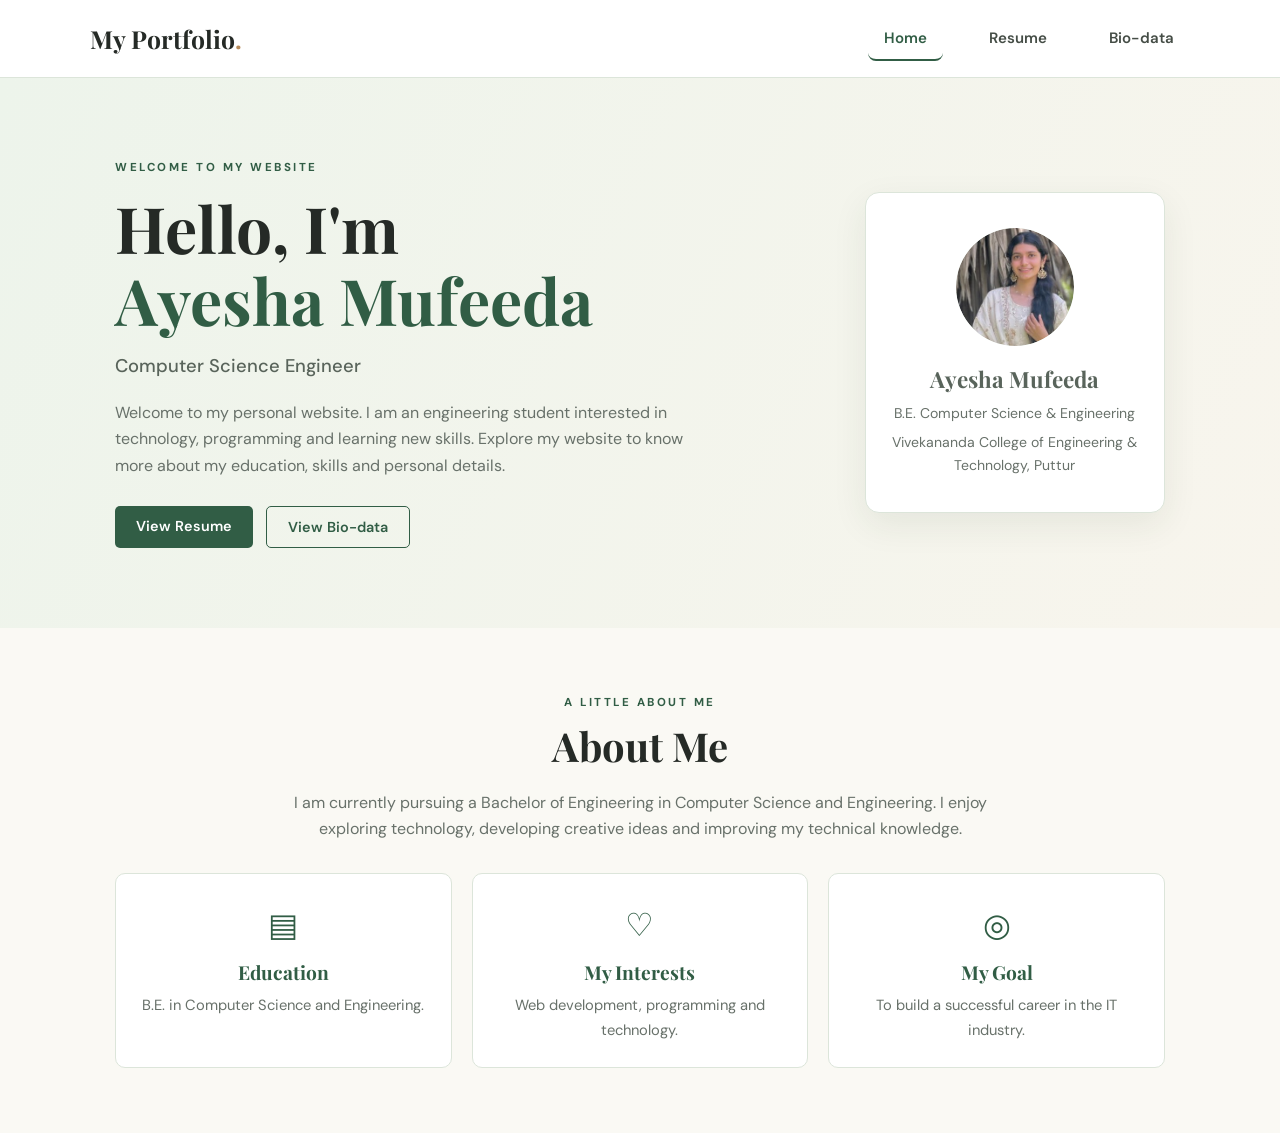
<file: index.html>
<!DOCTYPE html>
<html lang="en">
<head>
<meta charset="UTF-8">
<meta name="viewport" content="width=device-width, initial-scale=1.0">
<title>Home | Ayesha Mufeeda</title>
<link rel="stylesheet" href="style.css">
</head>
<body>
<!-- Navigation Bar -->
<header class="header">
<a class="logo" href="index.html">
My Portfolio<span>.</span>
</a>
<button class="menu-toggle" aria-label="Toggle navigation">
☰
</button>
<nav class="navigation">
<a class="active" href="index.html">Home</a>
<a href="resume.html">Resume</a>
<a href="biodata.html">Bio-data</a>
</nav>
</header>
<!-- Home Section -->
<main>
<section class="hero">
<div class="hero-text">
<p class="eyebrow">WELCOME TO MY WEBSITE</p>
<h1>
Hello, I'm<br>
<span>Ayesha Mufeeda</span>
</h1>
<h2>Computer Science Engineer</h2>
<p class="intro">
Welcome to my personal website. I am an engineering student interested in technology, programming and learning new skills. Explore my website to know more about my education, skills and personal details.
</p>
<div class="button-group">
<a href="resume.html" class="button button-solid">
View Resume
</a>
<a href="biodata.html" class="button button-outline">
View Bio-data
</a>
</div>
</div>
<!-- Profile Card -->
<aside class="profile-card">
<div class="profile-circle">
<img src="profile.jpg" alt="Ayesha Mufeeda">
</div>
<h2>Ayesha Mufeeda</h2>
<p>B.E. Computer Science & Engineering</p>
<p>
Vivekananda College of Engineering & Technology, Puttur
</p>
</aside>
</section>
<!-- About Section -->
<section class="section about">
<p class="eyebrow">A LITTLE ABOUT ME</p>
<h2 class="section-title">About Me</h2>
<p class="about-intro">
I am currently pursuing a Bachelor of Engineering in Computer Science and Engineering. I enjoy exploring technology, developing creative ideas and improving my technical knowledge.
</p>
<div class="three-cards">
<article class="info-card">
<div class="card-symbol">▤</div>
<h3>Education</h3>
<p>
B.E. in Computer Science and Engineering.
</p>
</article>
<article class="info-card">
<div class="card-symbol">♡</div>
<h3>My Interests</h3>
<p>
Web development, programming and technology.
</p>
</article>
<article class="info-card">
<div class="card-symbol">◎</div>
<h3>My Goal</h3>
<p>
To build a successful career in the IT industry.
</p>
</article>
</div>
</section>
</main>
<script src="https://code.jquery.com/jquery-3.7.1.min.js"></script>
<script src="script.js"></script>
</body>
</html>
</file>
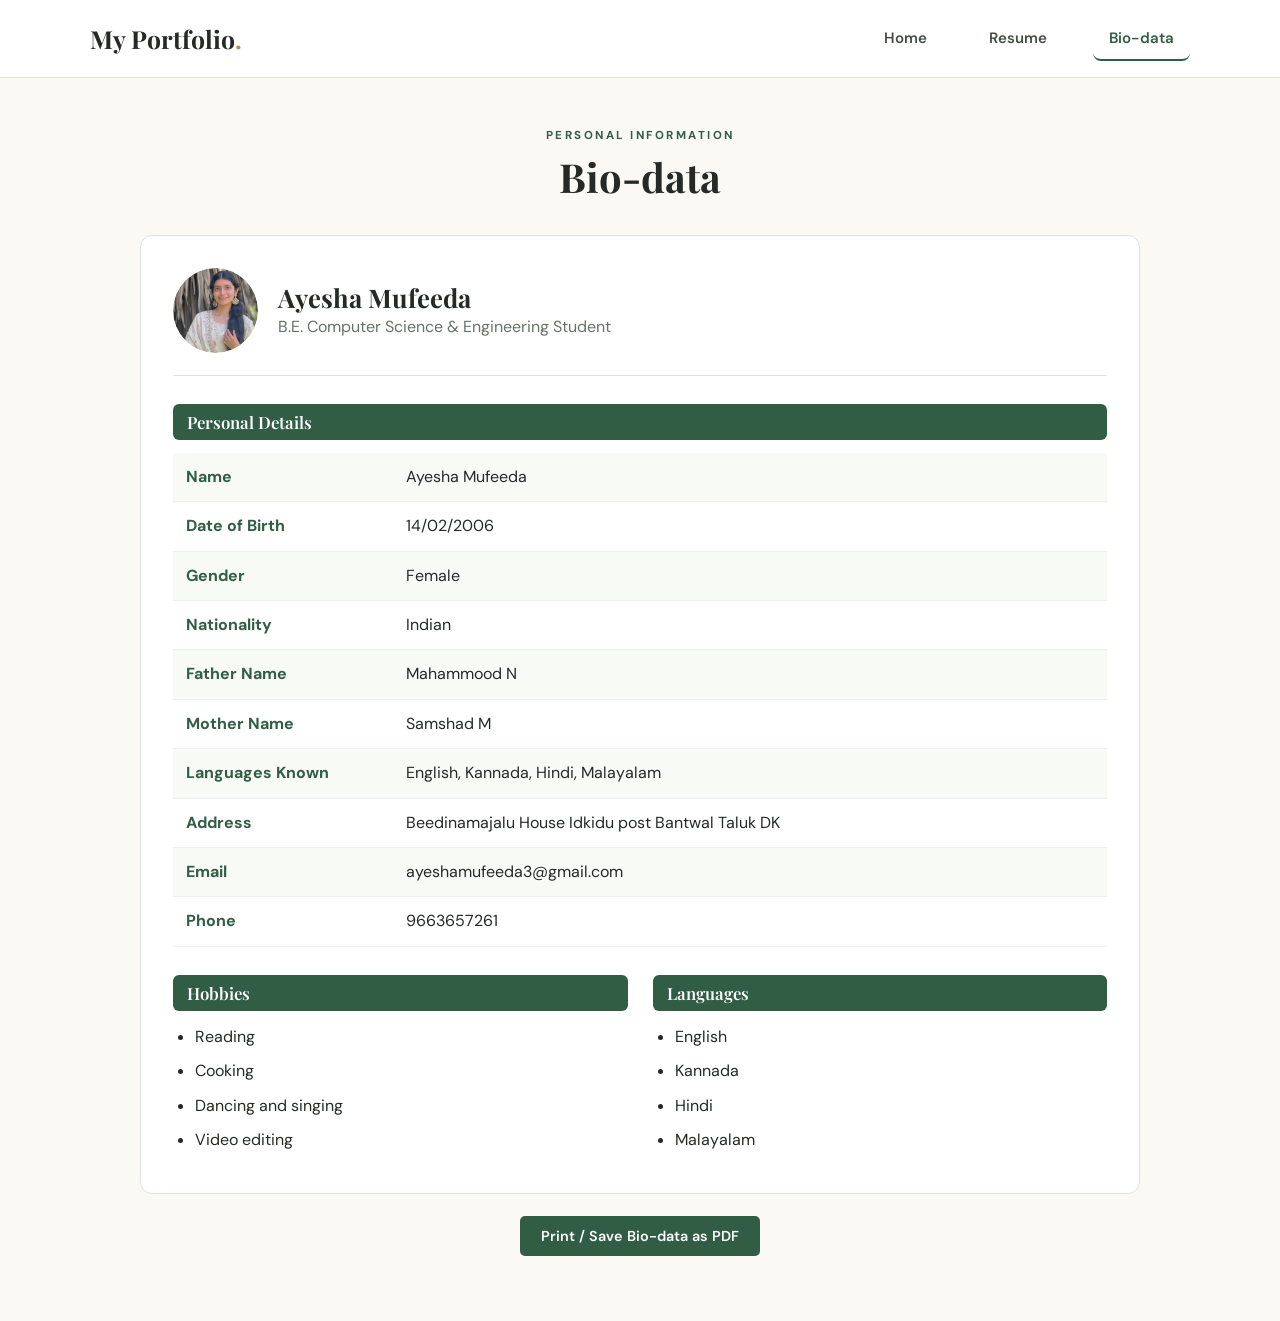
<file: biodata.html>
<!DOCTYPE html>
<html lang="en">
<head>
    <meta charset="UTF-8">
    <meta name="viewport" content="width=device-width, initial-scale=1.0">
    <title>Bio-data | Ayesha Mufeeda</title>
    <link rel="stylesheet" href="style.css">
</head>

<body>

    <!-- Navigation Bar -->
    <header class="header">

        <a class="logo" href="index.html">
            My Portfolio<span>.</span>
        </a>

        <button class="menu-toggle" aria-label="Toggle navigation">
            ☰
        </button>

        <nav class="navigation">
            <a href="index.html">Home</a>
            <a href="resume.html">Resume</a>
            <a class="active" href="biodata.html">Bio-data</a>
        </nav>

    </header>

    <main class="page-container">

        <!-- Page Heading -->
        <div class="page-heading">

            <p class="eyebrow">PERSONAL INFORMATION</p>

            <h1>Bio-data</h1>

           
        </div>

        <section class="biodata-card">

            <!-- Profile Information -->
            <div class="bio-heading">

                <div class="profile-circle small-circle">
                    <img src="profile.jpg" alt="Ayesha Mufeeda">
                </div>

                <div>
                    <h2>Ayesha Mufeeda</h2>

                    <p class="muted">
                        B.E. Computer Science & Engineering Student
                    </p>
                </div>

            </div>

            <!-- Personal Details -->
            <h3 class="subheading">Personal Details</h3>

            <div class="bio-table">

                <div>
                    <strong>Name</strong>
                    <span>Ayesha Mufeeda</span>
                </div>

                <div>
                    <strong>Date of Birth</strong>
                    <span>14/02/2006</span>
                </div>

                <div>
                    <strong>Gender</strong>
                    <span>Female</span>
                </div>

                <div>
                    <strong>Nationality</strong>
                    <span>Indian</span>
                </div>

                <div>
                    <strong>Father Name</strong>
                    <span>Mahammood N</span>
                </div>

                <div>
                    <strong>Mother Name</strong>
                    <span>Samshad M</span>
                </div>

                <div>
                    <strong>Languages Known</strong>
                    <span>English, Kannada, Hindi, Malayalam</span>
                </div>

                <div>
                    <strong>Address</strong>
                    <span>Beedinamajalu House Idkidu post Bantwal Taluk DK</span>
                </div>

                <div>
                    <strong>Email</strong>
                    <span>ayeshamufeeda3@gmail.com</span>
                </div>

                <div>
                    <strong>Phone</strong>
                    <span>9663657261</span>
                </div>

            </div>

          <!-- Hobbies and Languages -->
            <div class="bio-bottom">

                <section>

                    <h3 class="subheading">Hobbies</h3>

                    <ul class="detail-list">
                        <li>Reading</li>
                        <li>Cooking</li>
                        <li>Dancing and singing</li>
                        <li>Video editing</li>
                    </ul>

                </section>

                <section>

                    <h3 class="subheading">Languages</h3>

                    <ul class="detail-list">
                        <li>English</li>
                        <li>Kannada</li>
                        <li>Hindi</li>
                        <li>Malayalam</li>
                    </ul>

                </section>

            </div>

        </section>

        <!-- Print / Save as PDF Button -->
        <div class="center no-print">

            <button class="button button-solid" id="print-biodata">
                Print / Save Bio-data as PDF
            </button>

        </div>

    </main>

    <script src="https://code.jquery.com/jquery-3.7.1.min.js"></script>
    <script src="script.js"></script>

</body>
</html>
</file>
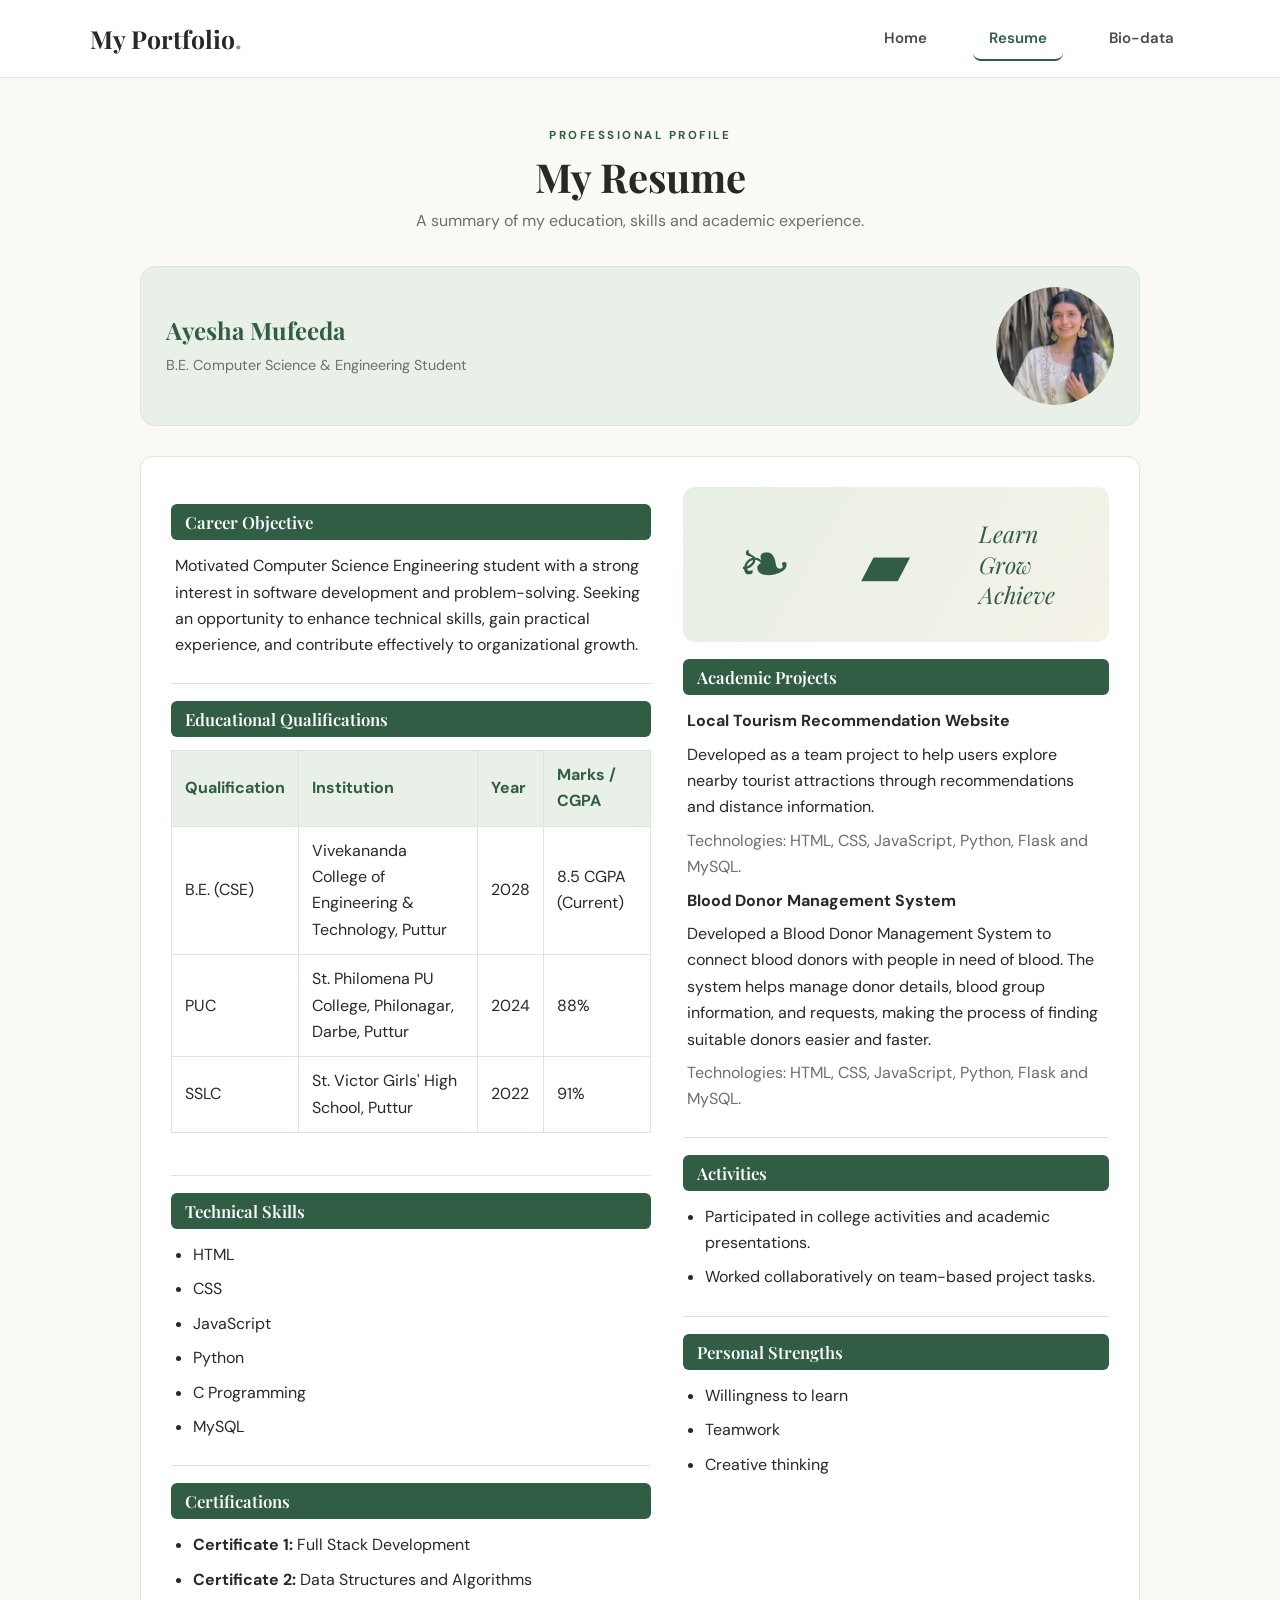
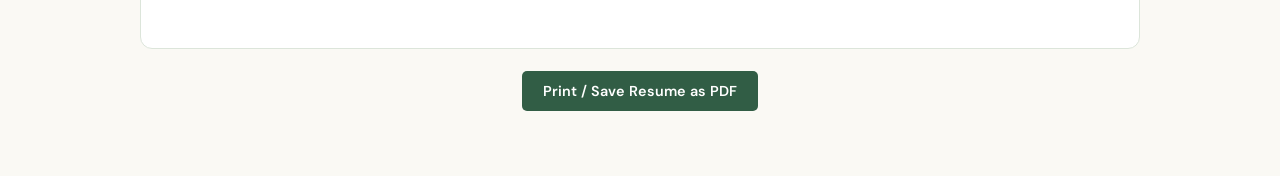
<file: resume.html>
<!DOCTYPE html>
<html lang="en">
<head>
<meta charset="UTF-8">
<meta name="viewport" content="width=device-width, initial-scale=1.0">
<title>Resume | Ayesha Mufeeda</title>
<link rel="stylesheet" href="style.css">
</head>
<body>
<!-- Navigation Bar -->
<header class="header">
<a class="logo" href="index.html">
My Portfolio<span>.</span>
</a>
<button class="menu-toggle" aria-label="Toggle navigation">
☰
</button>
<nav class="navigation">
<a href="index.html">Home</a>
<a class="active" href="resume.html">Resume</a>
<a href="biodata.html">Bio-data</a>
</nav>
</header>
<main class="page-container">
<!-- Page Heading -->
<div class="page-heading">
<p class="eyebrow">PROFESSIONAL PROFILE</p>
<h1>My Resume</h1>
<p>
A summary of my education, skills and academic experience.
</p>
</div>
<!-- Profile Section -->
<div class="resume-profile">
<div class="resume-profile-info">
<h2>Ayesha Mufeeda</h2>
<p class="muted">
B.E. Computer Science & Engineering Student
</p>
</div>
<div class="profile-circle">
<img src="profile.jpg" alt="Ayesha Mufeeda">
</div>
</div>
<!-- Resume Content -->
<section class="resume-layout">
<div class="resume-column">
<!-- Career Objective -->
<section class="resume-block">
<h2>Career Objective</h2>
<p>
Motivated Computer Science Engineering student with a strong interest in software development and problem-solving. Seeking an opportunity to enhance technical skills, gain practical experience, and contribute effectively to organizational growth.
</p>
</section>
<!-- Education -->
<section class="resume-block">
<h2>Educational Qualifications</h2>
<div class="table-scroll">
<table>
<thead>
<tr>
<th>Qualification</th>
<th>Institution</th>
<th>Year</th>
<th>Marks / CGPA</th>
</tr>
</thead>
<tbody>
<tr>
<td>B.E. (CSE)</td>
<td>Vivekananda College of Engineering & Technology, Puttur</td>
<td>2028</td>
<td>8.5 CGPA (Current)</td>
</tr>
<tr>
<td>PUC</td>
<td>St. Philomena PU College, Philonagar, Darbe, Puttur</td>
<td>2024</td>
<td>88%</td>
</tr>
<tr>
<td>SSLC</td>
<td>St. Victor Girls' High School, Puttur</td>
<td>2022</td>
<td>91%</td>
</tr>
</tbody>
</table>
</div>
</section>
<!-- Technical Skills -->
<section class="resume-block">
<h2>Technical Skills</h2>
<ul class="detail-list">
<li>HTML</li>
<li>CSS</li>
<li>JavaScript</li>
<li>Python</li>
<li>C Programming</li>
<li>MySQL</li>
</ul>
</section>
<!-- Certifications -->
<section class="resume-block">
<h2>Certifications</h2>
<ul class="detail-list">
<li>
<strong>Certificate 1:</strong>
Full Stack Development
</li>
<li>
<strong>Certificate 2:</strong>
Data Structures and Algorithms
</li>
</ul>
</section>
</div>
<div class="resume-column">
<!-- Illustration -->
<div class="resume-illustration">
<div class="plant">❧</div>
<div class="laptop">▰</div>
<p>
Learn<br>
Grow<br>
Achieve
</p>
</div>
<!-- Academic Projects -->
<section class="resume-block">
<h2>Academic Projects</h2>
<p>
<strong>
Local Tourism Recommendation Website
</strong>
</p>
<p>
Developed as a team project to help users explore nearby tourist attractions through recommendations and distance information.
</p>
<p class="muted">
Technologies: HTML, CSS, JavaScript, Python, Flask and MySQL.
</p>
<p>
<strong>Blood Donor Management System</strong>
</p>
<p>
Developed a Blood Donor Management System to connect blood donors with people in need of blood. The system helps manage donor details, blood group information, and requests, making the process of finding suitable donors easier and faster.
</p>
<p class="muted">
Technologies: HTML, CSS, JavaScript, Python, Flask and MySQL.
</p>
</section>
<!-- Activities -->
<section class="resume-block">
<h2>Activities</h2>
<ul class="detail-list">
<li>
Participated in college activities and academic presentations.
</li>
<li>
Worked collaboratively on team-based project tasks.
</li>
</ul>
</section>
<!-- Personal Strengths -->
<section class="resume-block">
<h2>Personal Strengths</h2>
<ul class="detail-list">
<li>Willingness to learn</li>
<li>Teamwork</li>
<li>Creative thinking</li>
</ul>
</section>
</div>
</section>
</div>
<div class="center no-print">
<button class="button button-solid" id="print-resume">
Print / Save Resume as PDF
</button>
</div>
</main>
<script src="https://code.jquery.com/jquery-3.7.1.min.js"></script>
<script src="script.js"></script>
</body>
</html>
</file>
<file: style.css>
/* Google Fonts */
@import url('https://fonts.googleapis.com/css2?family=DM+Sans:wght@400;500;600;700&family=Playfair+Display:wght@600;700&display=swap');


/* General Styling */

:root {
    --green: #315d45;
    --green-dark: #244936;
    --green-soft: #e8f0e7;
    --cream: #faf9f4;
    --text: #252a26;
    --muted: #68716a;
    --border: #dce5da;
}

* {
    margin: 0;
    padding: 0;
    box-sizing: border-box;
}

body {
    font-family: 'DM Sans', Arial, sans-serif;
    background: var(--cream);
    color: var(--text);
    line-height: 1.65;
}

a {
    text-decoration: none;
}


/* Navigation Bar */

.header {
    min-height: 76px;
    padding: 16px 7%;
    display: flex;
    align-items: center;
    justify-content: space-between;
    background: white;
    border-bottom: 1px solid var(--border);
    position: sticky;
    top: 0;
    z-index: 20;
}

.logo {
    color: var(--text);
    font: 700 1.55rem 'Playfair Display', serif;
}

.logo span {
    color: #b78b5b;
}

.navigation {
    display: flex;
    gap: 30px;
}

.navigation a {
    color: #454d46;
    font-weight: 600;
    font-size: 0.94rem;
    padding: 10px 16px;
    border-radius: 8px;
    transition: all 0.3s ease;
}

.navigation a:hover,
.navigation a.active {
    color: var(--green);
    border-bottom: 2px solid var(--green);
    padding-bottom: 5px;
}

.navigation a:hover {
    background-color: #dcebdc;
    color: #245c3a;
    transform: translateY(-2px);
}

.menu-toggle {
    display: none;
    border: 0;
    background: none;
    font-size: 1.6rem;
    cursor: pointer;
    color: var(--green);
}


/* Home Page */

.hero {
    min-height: 550px;
    padding: 70px 9%;
    display: flex;
    align-items: center;
    justify-content: space-between;
    gap: 55px;
    background: linear-gradient(115deg, #edf4eb, #f8f5ed);
}

.hero-text {
    max-width: 620px;
}

.eyebrow {
    color: var(--green);
    letter-spacing: 2.5px;
    font-size: 0.72rem;
    font-weight: 700;
}

.hero h1 {
    font: 700 clamp(2.5rem, 5vw, 4rem)/1.13 'Playfair Display', serif;
    margin: 15px 0;
}

.hero h1 span {
    color: var(--green);
}

.hero h2 {
    color: #59645b;
    font-size: 1.15rem;
    font-weight: 500;
    margin-bottom: 18px;
}

.intro {
    color: var(--muted);
    max-width: 570px;
    margin-bottom: 27px;
}


/* Buttons */

.button-group {
    display: flex;
    gap: 13px;
    flex-wrap: wrap;
}

.button {
    border: 0;
    display: inline-block;
    cursor: pointer;
    padding: 11px 21px;
    border-radius: 5px;
    font: 600 0.9rem 'DM Sans', sans-serif;
}

.button-solid {
    color: white;
    background: var(--green);
}

.button-solid:hover {
    background: var(--green-dark);
}

.button-outline {
    color: var(--green);
    border: 1px solid var(--green);
    background: transparent;
}


/* Profile Card */

.profile-card {
    width: 300px;
    flex-shrink: 0;
    padding: 35px 25px;
    text-align: center;
    background: white;
    border: 1px solid var(--border);
    border-radius: 14px;
    box-shadow: 0 12px 35px rgba(35, 65, 43, 0.08);
}

.profile-circle {
    width: 118px;
    height: 118px;
    margin: 0 auto 18px;
    border-radius: 50%;
    display: flex;
    align-items: center;
    justify-content: center;
    background: var(--green-soft);
    color: var(--green);
    font: 700 2.5rem 'Playfair Display', serif;
    overflow: hidden;
}

.profile-circle img {
    width: 100%;
    height: 100%;
    object-fit: cover;
    border-radius: 50%;
    display: block;
}

.profile-card h2 {
    font: 700 1.4rem 'Playfair Display', serif;
    margin-bottom: 8px;
}

.profile-card p {
    color: var(--muted);
    font-size: 0.88rem;
    margin-top: 5px;
}


/* About Section */

.section {
    padding: 65px 9%;
}

.about {
    text-align: center;
}

.section-title,
.page-heading h1 {
    font: 700 2.5rem 'Playfair Display', serif;
    color: var(--text);
    margin: 7px 0 18px;
}

.about-intro {
    max-width: 760px;
    margin: 0 auto 30px;
    color: var(--muted);
}

.three-cards {
    display: grid;
    grid-template-columns: repeat(3, 1fr);
    gap: 20px;
}

.info-card {
    background: #fff;
    border: 1px solid var(--border);
    border-radius: 10px;
    padding: 25px 20px;
}

.card-symbol {
    color: var(--green);
    font-size: 2rem;
    margin-bottom: 8px;
}

.info-card h3 {
    color: var(--green);
    font: 700 1.2rem 'Playfair Display', serif;
    margin-bottom: 8px;
}

.info-card p {
    color: var(--muted);
    font-size: 0.92rem;
}


/* Resume and Bio-data Page Common Styling */

.page-container {
    max-width: 1050px;
    margin: auto;
    padding: 48px 25px 65px;
}

.page-heading {
    text-align: center;
    margin-bottom: 32px;
}

.page-heading h1 {
    margin: 5px 0;
}

.page-heading > p:last-child {
    color: var(--muted);
}


/* Resume Profile Section */

.resume-profile {
    display: flex;
    justify-content: space-between;
    align-items: center;
    gap: 20px;
    margin: 25px 0 30px;
    padding: 20px 25px;
    background-color: var(--green-soft);
    border: 1px solid var(--border);
    border-radius: 15px;
}

.resume-profile-info {
    text-align: left;
}

.resume-profile-info h2 {
    font: 700 1.5rem 'Playfair Display', serif;
    color: var(--green);
    margin-bottom: 8px;
}

.resume-profile-info p {
    font-size: 0.9rem;
}

.resume-profile .profile-circle {
    flex-shrink: 0;
    margin: 0;
    overflow: hidden;
}

.resume-profile .profile-circle img {
    width: 100%;
    height: 100%;
    object-fit: cover;
    border-radius: 50%;
    display: block;
}


/* Resume Layout */

.resume-layout {
    display: grid;
    grid-template-columns: 1fr 1fr;
    gap: 32px;
    background: white;
    border: 1px solid var(--border);
    border-radius: 12px;
    padding: 30px;
}

.resume-block {
    padding: 17px 0;
    border-bottom: 1px solid var(--border);
}

.resume-block:last-child {
    border-bottom: 0;
}

.resume-block h2,
.subheading {
    background: var(--green);
    color: white;
    border-radius: 6px;
    padding: 7px 14px;
    font: 600 1.05rem 'Playfair Display', serif;
    margin-bottom: 13px;
}

.resume-block p {
    margin: 7px 4px;
}

.detail-list {
    padding-left: 22px;
}

.detail-list li {
    margin: 8px 0;
}

.muted,
.small-note {
    color: var(--muted);
}

.small-note {
    font-size: 0.78rem;
    margin-top: 12px;
}


/* Resume Illustration */

.resume-illustration {
    min-height: 155px;
    border-radius: 12px;
    padding: 20px;
    background: linear-gradient(120deg, #e7efe4, #f5f2e8);
    display: flex;
    align-items: center;
    justify-content: space-around;
    color: var(--green);
}

.resume-illustration .plant,
.resume-illustration .laptop {
    font-size: 4rem;
}

.resume-illustration p {
    font: italic 1.45rem 'Playfair Display', serif;
    line-height: 1.3;
}


/* Declaration */

.declaration {
    background: white;
    border: 1px solid var(--border);
    border-radius: 10px;
    padding: 23px 30px;
    margin-top: 20px;
}

.declaration h2 {
    color: var(--green);
    font: 700 1.2rem 'Playfair Display', serif;
    margin-bottom: 8px;
}

.declaration-bottom {
    display: flex;
    justify-content: space-between;
    align-items: end;
    margin-top: 18px;
}

.declaration-bottom strong {
    font: italic 700 1.1rem 'Playfair Display', serif;
}


/* Center Button */

.center {
    text-align: center;
    margin-top: 22px;
}


/* Bio-data Page */

.biodata-card {
    background: white;
    border: 1px solid var(--border);
    border-radius: 12px;
    padding: 32px;
}

.bio-heading {
    display: flex;
    align-items: center;
    gap: 20px;
    margin-bottom: 28px;
    padding-bottom: 22px;
    border-bottom: 1px solid var(--border);
}

.small-circle {
    width: 85px;
    height: 85px;
    font-size: 2rem;
    margin: 0;
}

.bio-heading h2 {
    font: 700 1.6rem 'Playfair Display', serif;
}


/* Personal Details */

.bio-table {
    margin-bottom: 28px;
}

.bio-table div {
    display: grid;
    grid-template-columns: 220px 1fr;
    padding: 11px 13px;
    border-bottom: 1px solid #edf0eb;
}

.bio-table div:nth-child(odd) {
    background: #f8faf6;
}

.bio-table strong {
    color: var(--green);
}


/* Education Table */

.table-scroll {
    overflow-x: auto;
    margin-bottom: 25px;
}

table {
    width: 100%;
    border-collapse: collapse;
    min-width: 480px;
}

th,
td {
    text-align: left;
    border: 1px solid var(--border);
    padding: 11px 13px;
}

th {
    background: var(--green-soft);
    color: var(--green);
}


/* Hobbies and Languages */

.bio-bottom {
    display: grid;
    grid-template-columns: 1fr 1fr;
    gap: 25px;
}


/* Responsive Design */

@media (max-width: 760px) {

    .header {
        padding: 15px 5%;
    }

    .menu-toggle {
        display: block;
    }

    .navigation {
        display: none;
        position: absolute;
        top: 70px;
        left: 0;
        width: 100%;
        padding: 20px 7%;
        background: white;
        flex-direction: column;
        gap: 17px;
        box-shadow: 0 8px 12px #00000010;
    }

    .navigation.show {
        display: flex;
    }

    .hero {
        flex-direction: column;
        text-align: center;
        padding: 50px 7%;
    }

    .button-group {
        justify-content: center;
    }

    .profile-card {
        width: min(100%, 320px);
    }

    .three-cards,
    .resume-layout,
    .bio-bottom {
        grid-template-columns: 1fr;
    }

    .page-container {
        padding: 35px 15px 50px;
    }

    .resume-layout,
    .biodata-card {
        padding: 20px;
    }

    .bio-table div {
        grid-template-columns: 1fr;
        gap: 3px;
    }

    /* Resume Profile on Mobile */

    .resume-profile {
        padding: 15px;
        gap: 12px;
    }

    .resume-profile-info h2 {
        font-size: 1.2rem;
    }

    .resume-profile-info p {
        font-size: 0.8rem;
    }

    .resume-profile .profile-circle {
        width: 85px;
        height: 85px;
    }
}
</file>
